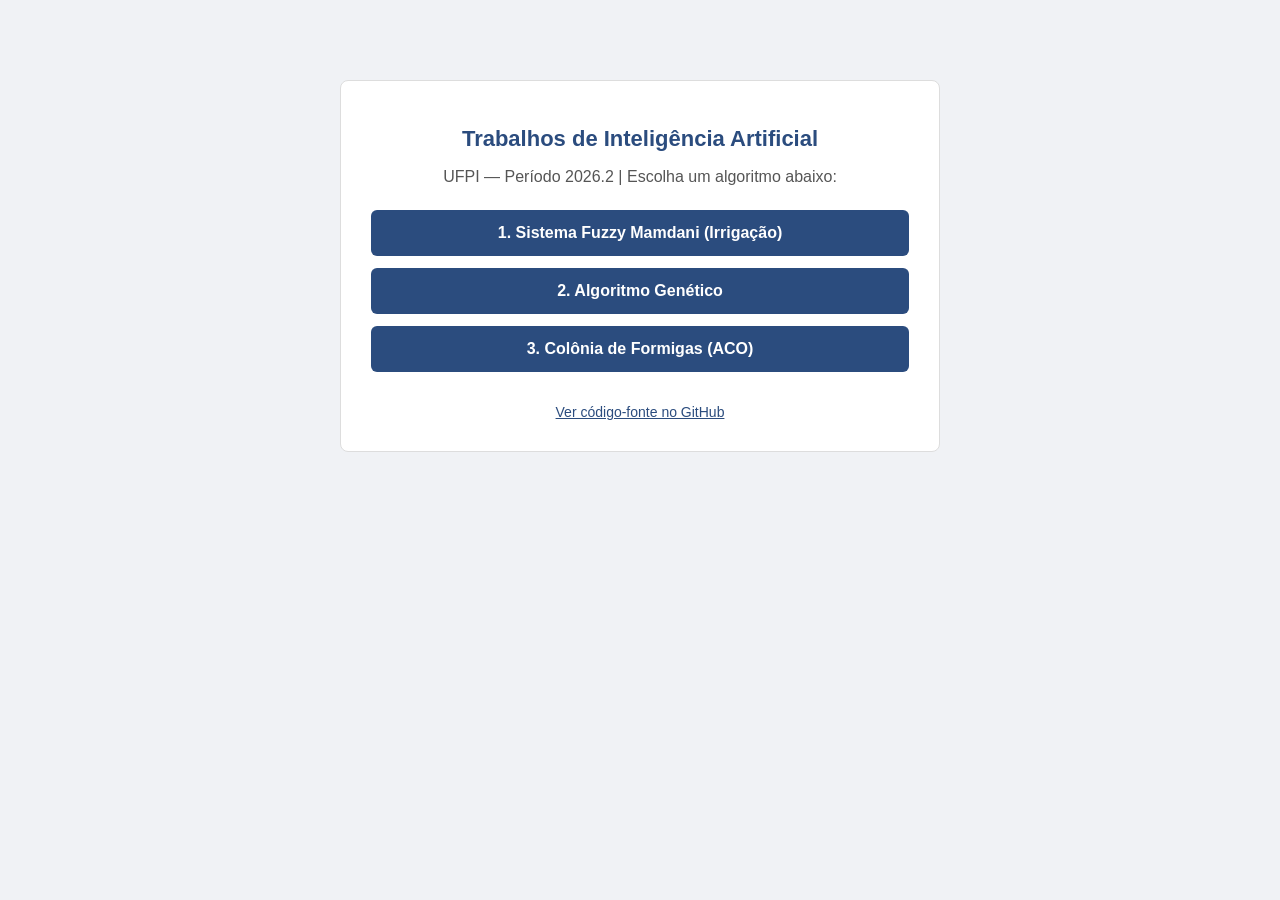
<file: index.html>
<!DOCTYPE html>
<html lang="pt-BR">
<head>
  <meta charset="UTF-8">
  <title>Trabalhos de Inteligência Artificial - UFPI</title>
  <style>
    body {
      font-family: Arial, sans-serif;
      background-color: #f0f2f5;
      color: #222;
      max-width: 600px;
      margin: 60px auto;
      padding: 20px;
      text-align: center;
    }
    .caixa {
      background: white;
      padding: 30px;
      border-radius: 8px;
      border: 1px solid #ddd;
    }
    h1 {
      color: #2b4c7e;
      font-size: 22px;
      margin-bottom: 8px;
    }
    p {
      color: #555;
      margin-bottom: 24px;
    }
    .botao {
      display: block;
      padding: 14px;
      margin: 12px 0;
      background-color: #2b4c7e;
      color: white;
      text-decoration: none;
      border-radius: 6px;
      font-weight: bold;
    }
    .botao:hover {
      background-color: #1e3557;
    }
    .link-repo {
      display: inline-block;
      margin-top: 20px;
      color: #2b4c7e;
      font-size: 14px;
    }
  </style>
</head>
<body>
  <div class="caixa">
    <h1>Trabalhos de Inteligência Artificial</h1>
    <p>UFPI — Período 2026.2 | Escolha um algoritmo abaixo:</p>

    <a class="botao" href="./fuzzy/">1. Sistema Fuzzy Mamdani (Irrigação)</a>
    <a class="botao" href="./algoritmo_geneticoo/">2. Algoritmo Genético</a>
    <a class="botao" href="./files/">3. Colônia de Formigas (ACO)</a>

    <a class="link-repo" href="https://github.com/E1000-00/implementacao-de-tecnicas-de-ia" target="_blank">
      Ver código-fonte no GitHub
    </a>
  </div>
</body>
</html>
</file>
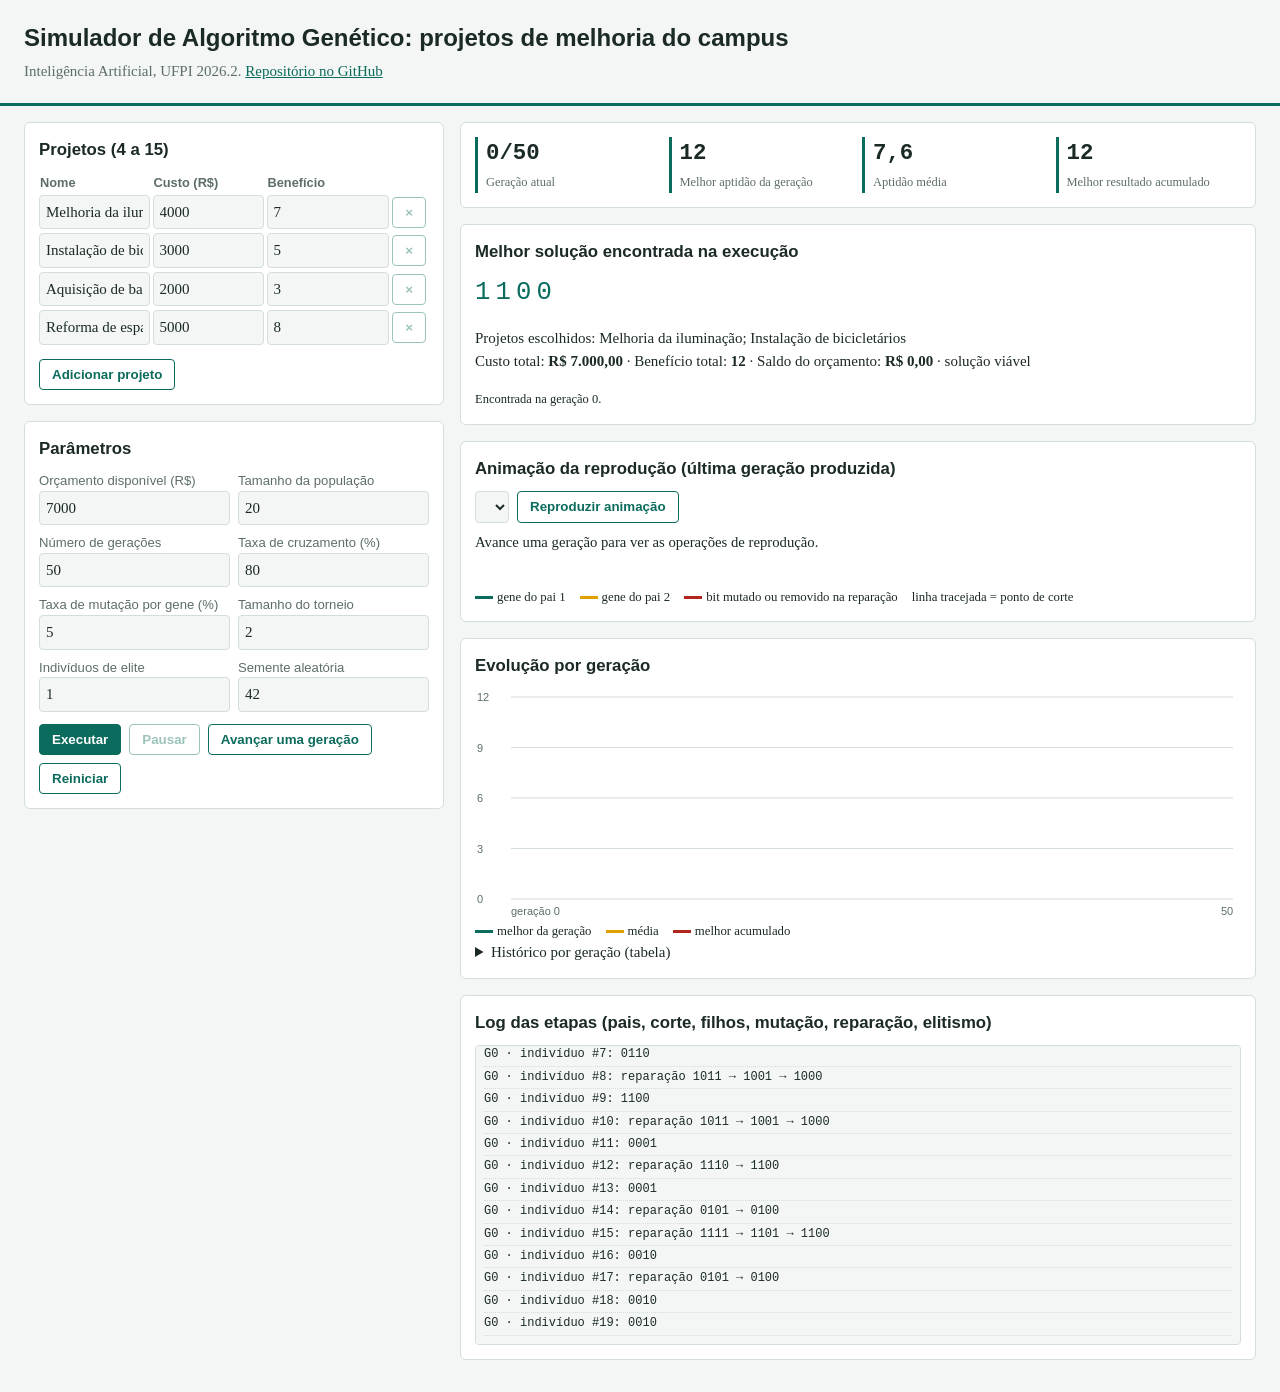
<file: algoritmo_geneticoo/index.html>
<!doctype html>
<html lang="pt-BR">
<head>
<meta charset="utf-8">
<meta name="viewport" content="width=device-width,initial-scale=1">
<title>Simulador de Algoritmo Genético – Projetos do Campus</title>
<style>
:root{--bg:#f3f6f4;--card:#fff;--ink:#1b2a27;--mut:#5d6e69;--line:#d3ddd9;--acc:#0b6b5c;--acc2:#e0a100;--bad:#b3261e}
@media(prefers-color-scheme:dark){:root{--bg:#10191a;--card:#172324;--ink:#e6efec;--mut:#9bb0aa;--line:#2b3d3d;--acc:#4fd1b8;--acc2:#f0c24b;--bad:#ff8a80}}
*{box-sizing:border-box}
body{margin:0;background:var(--bg);color:var(--ink);font:15px/1.5 Georgia,"Times New Roman",serif}
h1,h2,button,label,th,.mono{font-family:"Trebuchet MS",Verdana,sans-serif}
.mono,.chrom{font-family:Consolas,Menlo,monospace}
header{padding:20px 24px;border-bottom:3px solid var(--acc)}
h1{margin:0;font-size:1.5rem}header p{margin:4px 0 0;color:var(--mut)}a{color:var(--acc)}
main{display:grid;grid-template-columns:minmax(300px,420px) 1fr;gap:16px;padding:16px 24px;max-width:1300px;margin:auto}
@media(max-width:820px){main{grid-template-columns:1fr;padding:12px}}
section{background:var(--card);border:1px solid var(--line);border-radius:6px;padding:14px;margin-bottom:16px}
h2{font-size:1.05rem;margin:0 0 10px}
table{width:100%;border-collapse:collapse}th{text-align:left;font-size:.8rem;color:var(--mut)}td{padding:2px 3px 2px 0}
input{width:100%;padding:5px 6px;border:1px solid var(--line);border-radius:4px;background:var(--bg);color:var(--ink);font:inherit}
input:focus-visible,button:focus-visible{outline:2px solid var(--acc2);outline-offset:1px}
.grid{display:grid;grid-template-columns:1fr 1fr;gap:8px}label{font-size:.82rem;color:var(--mut);display:block}
button{padding:7px 12px;border:1px solid var(--acc);background:var(--acc);color:var(--card);border-radius:4px;cursor:pointer;font-weight:bold}
button.sec{background:transparent;color:var(--acc)}button:disabled{opacity:.4;cursor:not-allowed}
.btns{display:flex;flex-wrap:wrap;gap:8px;margin-top:12px}
#err{color:var(--bad);font-size:.85rem;margin-top:8px}#err div{margin:2px 0}
.stats{display:grid;grid-template-columns:repeat(4,1fr);gap:8px}
.stat{border-left:3px solid var(--acc);padding-left:8px}.stat b{font-size:1.4rem;display:block;font-family:Consolas,monospace}.stat span{font-size:.78rem;color:var(--mut)}
.chrom{font-size:1.6rem;letter-spacing:.2em;color:var(--acc)}
#log{height:300px;overflow:auto;font:12px/1.45 Consolas,Menlo,monospace;background:var(--bg);border:1px solid var(--line);padding:8px;border-radius:4px}
#log div{padding:2px 0;border-bottom:1px dotted var(--line)}
canvas{width:100%;height:230px;display:block}
.lg span{margin-right:14px;font-size:.8rem}.lg i{display:inline-block;width:18px;height:3px;vertical-align:middle;margin-right:4px}
.note{padding:8px;border:1px solid var(--acc2);border-radius:4px;margin-bottom:10px;font-size:.88rem}
select{width:auto;max-width:100%;padding:6px;border:1px solid var(--line);border-radius:4px;background:var(--bg);color:var(--ink);font:inherit}
.row{display:flex;align-items:center;gap:8px;margin:6px 0}.row>b{width:62px;font:12px sans-serif;color:var(--mut)}.row>span{display:flex;gap:4px}
.cell{width:32px;height:32px;display:inline-flex;align-items:center;justify-content:center;border:2px solid var(--line);border-radius:4px;font:bold 15px Consolas,monospace;position:relative;animation:pop .35s}
@keyframes pop{from{transform:scale(.6);opacity:.3}to{transform:none;opacity:1}}
@media(prefers-reduced-motion:reduce){.cell{animation:none}}
.cell.sel{border-color:var(--acc);box-shadow:0 0 0 2px var(--acc)}
.cell.a{background:color-mix(in srgb,var(--acc) 30%,transparent);border-color:var(--acc)}
.cell.b{background:color-mix(in srgb,var(--acc2) 40%,transparent);border-color:var(--acc2)}
.cell.mut{background:var(--bad);color:var(--card);border-color:var(--bad)}
.cell.rem{border-color:var(--bad);color:var(--bad);background:repeating-linear-gradient(45deg,transparent 0 4px,var(--bad) 4px 6px)}
.cell.cut{margin-right:12px}.cell.cut::after{content:"";position:absolute;right:-10px;top:-6px;bottom:-6px;border-right:3px dashed var(--bad)}
#cap{min-height:46px;margin:4px 0 8px;font-size:.92rem}
@media(max-width:520px){.stats{grid-template-columns:1fr 1fr}}
</style>
</head>
<body>
<header>
  <h1>Simulador de Algoritmo Genético: projetos de melhoria do campus</h1>
  <p>Inteligência Artificial, UFPI 2026.2. <a href="https://github.com/E1000-00/implementacao-de-tecnicas-de-ia">Repositório no GitHub</a></p>
</header>
<main>
<div>
  <section>
    <h2>Projetos (4 a 15)</h2>
    <table><thead><tr><th>Nome</th><th>Custo (R$)</th><th>Benefício</th><th></th></tr></thead><tbody id="proj"></tbody></table>
    <div class="btns"><button class="sec" id="add">Adicionar projeto</button></div>
  </section>
  <section>
    <h2>Parâmetros</h2>
    <div class="grid" id="fields"></div>
    <div id="err" role="alert"></div>
    <div class="btns">
      <button id="run">Executar</button><button id="pause" class="sec">Pausar</button>
      <button id="stepb" class="sec">Avançar uma geração</button><button id="reset" class="sec">Reiniciar</button>
    </div>
  </section>
</div>
<div>
  <section>
    <div id="msg"></div>
    <div class="stats">
      <div class="stat"><b id="sGen">–</b><span>Geração atual</span></div>
      <div class="stat"><b id="sBest">–</b><span>Melhor aptidão da geração</span></div>
      <div class="stat"><b id="sAvg">–</b><span>Aptidão média</span></div>
      <div class="stat"><b id="sAcc">–</b><span>Melhor resultado acumulado</span></div>
    </div>
  </section>
  <section>
    <h2>Melhor solução encontrada na execução</h2>
    <div class="chrom" id="bChrom">–</div>
    <div id="bInfo"></div>
  </section>
  <section>
    <h2>Animação da reprodução (última geração produzida)</h2>
    <div class="btns" style="margin:0 0 8px"><select id="evSel" aria-label="Evento da geração"></select><button class="sec" id="evPlay">Reproduzir animação</button></div>
    <div id="cap" role="status"></div><div id="anim"></div>
    <div class="lg"><span><i style="background:var(--acc)"></i>gene do pai 1</span><span><i style="background:var(--acc2)"></i>gene do pai 2</span><span><i style="background:var(--bad)"></i>bit mutado ou removido na reparação</span><span>linha tracejada = ponto de corte</span></div>
  </section>
  <section>
    <h2>Evolução por geração</h2>
    <canvas id="chart"></canvas>
    <div class="lg"><span><i style="background:var(--acc)"></i>melhor da geração</span><span><i style="background:var(--acc2)"></i>média</span><span><i style="background:var(--bad)"></i>melhor acumulado</span></div>
    <details><summary>Histórico por geração (tabela)</summary><div style="max-height:240px;overflow:auto"><table><thead><tr><th>Geração</th><th>Melhor da geração</th><th>Média</th><th>Melhor acumulado</th></tr></thead><tbody id="hist"></tbody></table></div></details>
  </section>
  <section>
    <h2>Log das etapas (pais, corte, filhos, mutação, reparação, elitismo)</h2>
    <div id="log" aria-live="off"></div>
  </section>
</div>
</main>
<script src="ga.js"></script>
<script>
const $ = s => document.querySelector(s);
const FIELDS = [['orc','Orçamento disponível (R$)','7000'],['pop','Tamanho da população','20'],['ger','Número de gerações','50'],
  ['pc','Taxa de cruzamento (%)','80'],['pm','Taxa de mutação por gene (%)','5'],['k','Tamanho do torneio','2'],
  ['el','Indivíduos de elite','1'],['seed','Semente aleatória','42']];
let projs = [['Melhoria da iluminação','4000','7'],['Instalação de bicicletários','3000','5'],
  ['Aquisição de bancos','2000','3'],['Reforma de espaço de convivência','5000','8']];
let s = null, timer = null, dirty = false, shown = 0, hShown = 0, last = null;
const brl = c => (c / 100).toLocaleString('pt-BR', { style: 'currency', currency: 'BRL' });
const num = v => String(Math.round(v * 100) / 100).replace('.', ',');
const esc = t => String(t).replace(/[&<>"']/g, c => ({ '&': '&amp;', '<': '&lt;', '>': '&gt;', '"': '&quot;', "'": '&#39;' }[c]));

$('#fields').innerHTML = FIELDS.map(([id, l, v]) => `<div><label for="${id}">${l}</label><input id="${id}" value="${v}" inputmode="decimal"></div>`).join('');

function renderProjs() {
  $('#proj').innerHTML = projs.map((p, i) => `<tr>
    <td><input aria-label="Nome do projeto ${i+1}" data-i="${i}" data-f="0" value="${esc(p[0])}"></td>
    <td><input aria-label="Custo do projeto ${i+1}" data-i="${i}" data-f="1" value="${esc(p[1])}" inputmode="decimal"></td>
    <td><input aria-label="Benefício do projeto ${i+1}" data-i="${i}" data-f="2" value="${esc(p[2])}" inputmode="decimal"></td>
    <td><button class="sec" data-del="${i}" ${projs.length <= 4 ? 'disabled' : ''} aria-label="Remover projeto ${i+1}">×</button></td></tr>`).join('');
  $('#add').disabled = projs.length >= 15;
}
$('#proj').addEventListener('input', e => { const t = e.target; projs[t.dataset.i][t.dataset.f] = t.value; changed(); });
$('#proj').addEventListener('click', e => { const d = e.target.dataset.del; if (d !== undefined && projs.length > 4) { projs.splice(+d, 1); renderProjs(); changed(); } });
$('#add').onclick = () => { if (projs.length < 15) { projs.push(['Novo projeto', '1000', '1']); renderProjs(); changed(); } };
$('#fields').addEventListener('input', changed);

function read() {
  const e = [], v = id => $('#' + id).value.trim().replace(',', '.');
  const dec = /^\d+(\.\d+)?$/, money = /^\d+(\.\d{1,2})?$/, int = /^\d+$/;
  const P = [];
  projs.forEach((p, i) => {
    const n = p[0].trim(), c = String(p[1]).trim().replace(',', '.'), b = String(p[2]).trim().replace(',', '.');
    if (!n) e.push(`Projeto ${i+1}: informe o nome.`);
    if (!money.test(c) || +c <= 0) e.push(`Projeto ${i+1}: custo deve ser positivo, com até 2 casas decimais.`);
    if (!dec.test(b)) e.push(`Projeto ${i+1}: benefício deve ser um número maior ou igual a 0.`);
    P.push(GA.proj(n, +c, +b));
  });
  if (projs.length < 4 || projs.length > 15) e.push('A lista deve ter entre 4 e 15 projetos.');
  if (!money.test(v('orc'))) e.push('Orçamento: valor não negativo com até 2 casas decimais.');
  const pop = int.test(v('pop')) ? +v('pop') : NaN, ger = int.test(v('ger')) ? +v('ger') : NaN;
  if (!(pop >= 2)) e.push('Tamanho da população: inteiro maior ou igual a 2.');
  if (!(ger >= 1)) e.push('Número de gerações: inteiro maior ou igual a 1.');
  const pc = dec.test(v('pc')) ? +v('pc') : NaN, pm = dec.test(v('pm')) ? +v('pm') : NaN;
  if (!(pc >= 0 && pc <= 100)) e.push('Taxa de cruzamento: entre 0 e 100.');
  if (!(pm >= 0 && pm <= 100)) e.push('Taxa de mutação: entre 0 e 100.');
  const k = int.test(v('k')) ? +v('k') : NaN, el = int.test(v('el')) ? +v('el') : NaN;
  if (pop >= 2 && !(k >= 2 && k <= pop)) e.push('Torneio: inteiro entre 2 e o tamanho da população.');
  if (pop >= 2 && !(el >= 0 && el <= pop - 1)) e.push('Elite: inteiro entre 0 e o tamanho da população menos 1.');
  if (!/^-?\d+$/.test(v('seed'))) e.push('Semente: informe um número inteiro.');
  return { e, P, B: Math.round(+v('orc') * 100), cfg: { pop, gens: ger, pc: pc / 100, pm: pm / 100, k, elite: el, seed: +v('seed') } };
}

function changed() { stop(); dirty = true; update(); }
function update() {
  const r = read();
  $('#err').innerHTML = r.e.map(x => `<div>${x}</div>`).join('');
  const ok = !r.e.length, ready = ok && !dirty && s && !s.done, running = !!timer;
  $('#reset').disabled = !ok;
  $('#run').disabled = !ready || running;
  $('#pause').disabled = !running;
  $('#stepb').disabled = !ready;
  $('#msg').innerHTML = dirty ? '<div class="note">Dados ou parâmetros alterados: clique em Reiniciar para aplicar.</div>'
    : (s && s.done ? '<div class="note">Execução encerrada: limite de gerações atingido.</div>' : '');
}

function describe(c, P, B) {
  const ev = GA.evaluate(c, P, B), nomes = P.filter((_, i) => c[i]).map(p => p.nome);
  return `<p>Projetos escolhidos: ${nomes.length ? nomes.map(esc).join('; ') : 'nenhum'}<br>
    Custo total: <b>${brl(ev.custo)}</b> · Benefício total: <b>${num(ev.beneficio)}</b> · Saldo do orçamento: <b>${brl(ev.saldo)}</b> · ${ev.viavel ? 'solução viável' : 'INVIÁVEL'}</p>`;
}

function render(anim) {
  if (!s) return;
  const h = s.hist[s.hist.length - 1];
  $('#sGen').textContent = `${s.gen}/${s.cfg.gens}`; $('#sBest').textContent = num(h.melhor);
  $('#sAvg').textContent = num(h.media); $('#sAcc').textContent = num(h.acum);
  $('#bChrom').textContent = GA.fmt(s.best.c);
  $('#bInfo').innerHTML = describe(s.best.c, s.P, s.B) + `<small>Encontrada na geração ${s.best.gen}.</small>`;
  const hb = $('#hist');
  for (; hShown < s.hist.length; hShown++) { const q = s.hist[hShown]; hb.insertAdjacentHTML('beforeend', `<tr><td>${q.gen}</td><td>${num(q.melhor)}</td><td>${num(q.media)}</td><td>${num(q.acum)}</td></tr>`); }
  const log = $('#log');
  for (; shown < s.log.length; shown++) { const d = document.createElement('div'); d.textContent = s.log[shown]; log.appendChild(d); }
  while (log.children.length > 5000) log.removeChild(log.firstChild);
  log.scrollTop = log.scrollHeight;
  drawChart(); animPanel(anim); update();
}

function drawChart() {
  const cv = $('#chart'), dpr = window.devicePixelRatio || 1, W = cv.clientWidth, H = cv.clientHeight;
  cv.width = W * dpr; cv.height = H * dpr;
  const x = cv.getContext('2d'); x.scale(dpr, dpr);
  const cs = getComputedStyle(document.body), col = n => cs.getPropertyValue(n).trim();
  const hist = s.hist, maxY = Math.max(1, ...hist.map(h => h.acum)), L = 36, T = 8, w = W - L - 8, hh = H - T - 20;
  const X = g => L + (s.cfg.gens ? g / s.cfg.gens : 0) * w, Y = v => T + hh - (v / maxY) * hh;
  x.strokeStyle = col('--line'); x.fillStyle = col('--mut'); x.font = '11px sans-serif';
  for (let i = 0; i <= 4; i++) { const v = maxY * i / 4; x.beginPath(); x.moveTo(L, Y(v)); x.lineTo(L + w, Y(v)); x.stroke(); x.fillText(num(v), 2, Y(v) + 4); }
  x.fillText('geração 0', L, H - 4); x.fillText(String(s.cfg.gens), L + w - 12, H - 4);
  [['melhor', '--acc'], ['media', '--acc2'], ['acum', '--bad']].forEach(([k, c]) => {
    x.strokeStyle = col(c); x.lineWidth = 2; x.beginPath();
    hist.forEach((p, i) => (i ? x.lineTo(X(p.gen), Y(p[k])) : x.moveTo(X(p.gen), Y(p[k])))); x.stroke();
  });
}

function stop() { clearInterval(timer); timer = null; }
function tick(a) { GA.step(s); render(a); if (s.done) stop(); update(); }
$('#run').onclick = () => { if (s && !s.done && !timer) { timer = setInterval(tick, 150); update(); } };
$('#pause').onclick = () => { stop(); update(); };
$('#stepb').onclick = () => { if (s && !s.done) { stop(); tick(true); } };
$('#reset').onclick = () => {
  const r = read(); if (r.e.length) return;
  stop(); dirty = false; shown = 0; hShown = 0; $('#log').innerHTML = ''; $('#hist').innerHTML = '';
  s = GA.create(r.P, r.B, r.cfg); optGen = -1; render();
};
window.addEventListener('resize', () => s && drawChart());

// ---------- Animação: reproduz eventos reais registrados por GA.step ----------
let frames = [], fi = 0, atimer = null, optGen = -1;
const mk = (arr, f) => arr.map((v, i) => ({ v, cls: f ? f(i) : '' }));
const bits = st => [...st].map(Number);
function buildFrames(ev, P) {
  if (ev.type === 'elite') return [{ cap: `Elitismo: ${GA.fmt(ev.c)} (aptidão ${num(ev.fit)}) é copiado sem modificações para a próxima geração.`, rows: [['Elite', mk(ev.c, () => 'sel')]] }];
  const { p1, p2, cut, pos1, pos2, s1, s2 } = ev, F = [];
  const cc = i => (cut && i === cut - 1 ? ' cut' : '');
  const seg = (i, w) => (cut ? ((i < cut) === (w === 1) ? 'a' : 'b') : (w === 1 ? 'a' : 'b'));
  F.push({ cap: `Pais escolhidos por torneio: #${ev.a} (${GA.fmt(p1)}) e #${ev.b} (${GA.fmt(p2)}).`, rows: [['Pai 1', mk(p1, () => 'sel')], ['Pai 2', mk(p2, () => 'sel')]] });
  F.push({ cap: cut ? `Cruzamento de um ponto: corte após o gene ${cut}.` : 'Sem cruzamento (sorteio acima da taxa): os filhos copiam os pais.', rows: [['Pai 1', mk(p1, i => 'sel' + cc(i))], ['Pai 2', mk(p2, i => 'sel' + cc(i))]] });
  F.push({ cap: cut ? `Segmentos trocados: filho 1 = ${GA.fmt(ev.x1)}; filho 2 = ${GA.fmt(ev.x2)}. A cor indica o pai de origem.` : `Sem troca de segmentos: filho 1 = ${GA.fmt(ev.x1)} e filho 2 = ${GA.fmt(ev.x2)} (cópias dos pais).`,
    rows: [['Pai 1', mk(p1, cc)], ['Pai 2', mk(p2, cc)], ['Filho 1', mk(ev.x1, i => seg(i, 1) + cc(i))], ['Filho 2', mk(ev.x2, i => seg(i, 2) + cc(i))]] });
  const mc = pos => i => (pos.includes(i + 1) ? 'mut' : '');
  const mt = [pos1.length ? `filho 1, gene(s) ${pos1.join(', ')}` : '', pos2.length ? `filho 2, gene(s) ${pos2.join(', ')}` : ''].filter(Boolean).join('; ');
  F.push({ cap: mt ? `Mutação (bits invertidos em vermelho): ${mt}.` : 'Nenhum bit sofreu mutação.', rows: [['Filho 1', mk(ev.mu1, mc(pos1))], ['Filho 2', mk(ev.mu2, mc(pos2))]] });
  const L = Math.max(s1.length, s2.length);
  const rem = (st, j) => { const a = st[j - 1], b = st[j]; return [...a].findIndex((x, i) => x !== b[i]); };
  for (let j = 1; j < L; j++) {
    const parts = [], rows = [];
    [s1, s2].forEach((st, w) => {
      const idx = Math.min(j, st.length - 1), k = j < st.length ? rem(st, j) : -1;
      if (k >= 0) parts.push(`filho ${w + 1}: remove ${s.P[k].nome} (${st[j - 1]} → ${st[j]})`);
      rows.push([`Filho ${w + 1}`, mk(bits(st[idx]), i => (i === k ? 'rem' : ''))]);
    });
    F.push({ cap: `Reparação (custo acima do orçamento, remove menor benefício/custo): ${parts.join('; ')}.`, rows });
  }
  F.push({ cap: `${L > 1 ? '' : 'Filhos já viáveis, sem reparação. '}Descendentes finais: ${s1[s1.length - 1]} e ${s2[s2.length - 1]}.${ev.drop ? ' O filho 2 é descartado: restava uma única vaga.' : ''}`,
    rows: [['Filho 1', mk(bits(s1[s1.length - 1]))], ['Filho 2', mk(bits(s2[s2.length - 1]))]] });
  return F;
}
function draw(f) {
  $('#cap').textContent = f.cap;
  $('#anim').innerHTML = f.rows.map(([l, c]) => `<div class="row"><b>${l}</b><span>${c.map((x, i) =>
    `<span class="cell ${x.cls}" title="${esc(s.P[i] ? s.P[i].nome : '')}">${x.v}</span>`).join('')}</span></div>`).join('');
}
function showEvent(i, animate) {
  clearInterval(atimer);
  const ev = s.events[i];
  if (!ev) { $('#cap').textContent = 'Avance uma geração para ver as operações de reprodução.'; $('#anim').innerHTML = ''; return; }
  frames = buildFrames(ev, s.P);
  const play = animate && !matchMedia('(prefers-reduced-motion:reduce)').matches;
  fi = play ? 0 : frames.length - 1; draw(frames[fi]);
  if (play) atimer = setInterval(() => { fi++; draw(frames[fi]); if (fi >= frames.length - 1) clearInterval(atimer); }, 1400);
}
function animPanel(animate) {
  if (optGen !== s.gen) {
    optGen = s.gen;
    $('#evSel').innerHTML = s.events.map((e, i) => `<option value="${i}">${e.type === 'elite' ? 'Elitismo: ' + GA.fmt(e.c) : `Reprodução: pais #${e.a} e #${e.b}`}</option>`).join('');
    const first = Math.max(0, s.events.findIndex(e => e.type === 'pair'));
    $('#evSel').value = String(first);
    showEvent(first, animate);
  }
}
$('#evSel').onchange = () => showEvent(+$('#evSel').value, true);
$('#evPlay').onclick = () => showEvent(+$('#evSel').value, true);
renderProjs(); $('#reset').click();
</script>
</body>
</html>
</file>
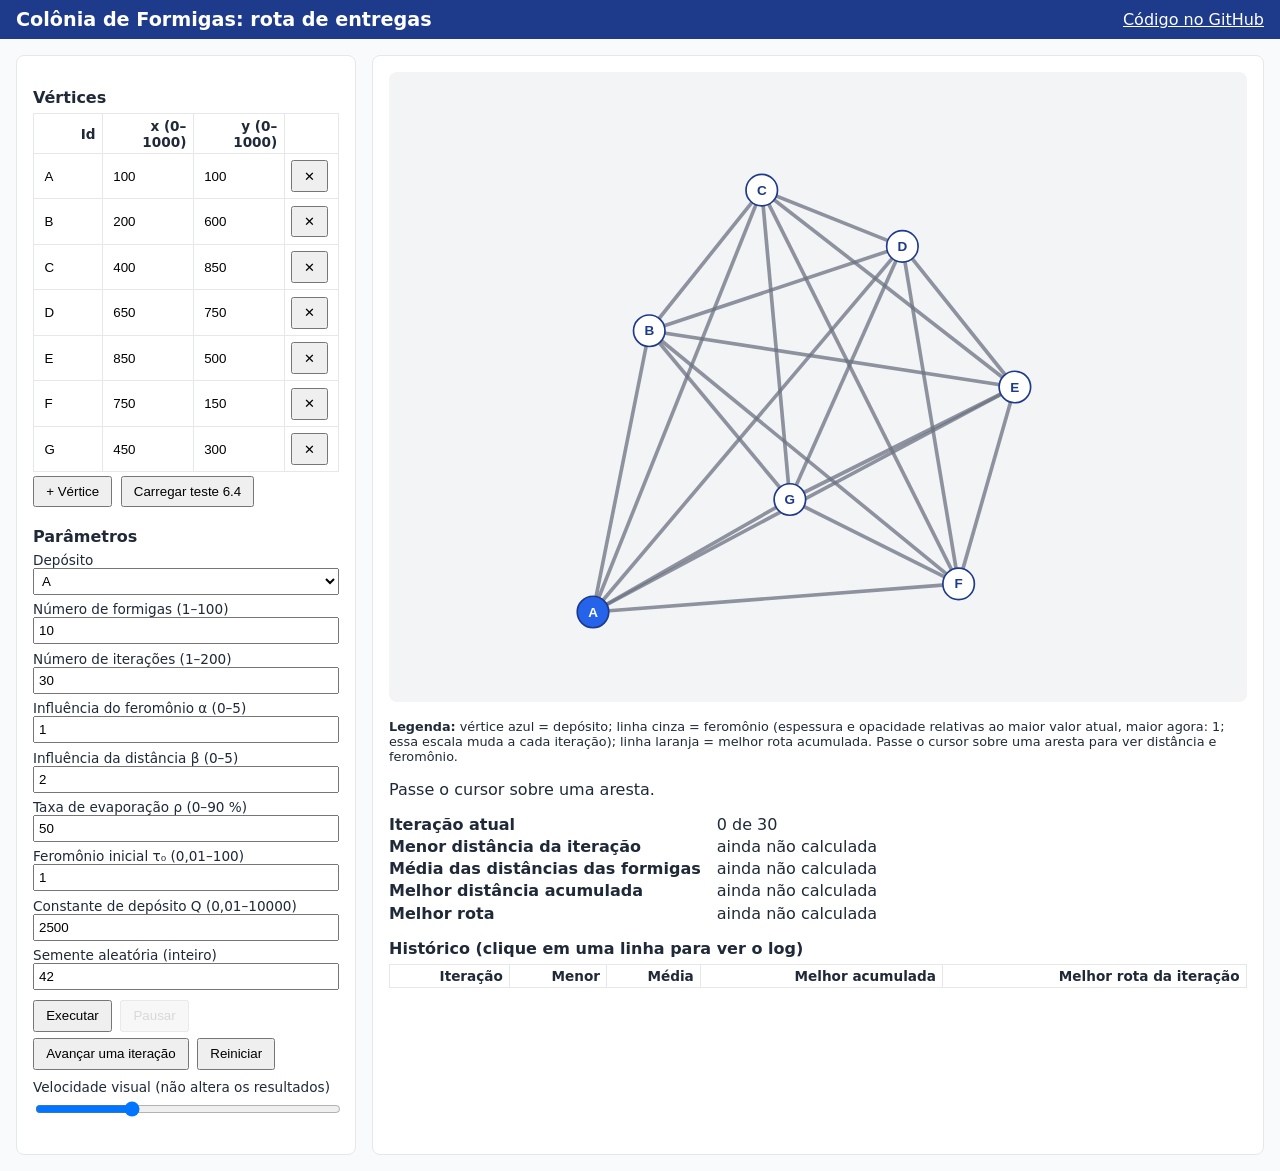
<file: files/index.html>
<!DOCTYPE html>
<html lang="pt-BR">
<head>
  <meta charset="UTF-8">
  <meta name="viewport" content="width=device-width, initial-scale=1">
  <title>Colônia de Formigas — Rota de Entregas</title>
  <link rel="stylesheet" href="style.css">
</head>
<body>
  <header>
    <h1>Colônia de Formigas: rota de entregas</h1>
    <a href="https://github.com/E1000-00/implementacao-de-tecnicas-de-ia" target="_blank" rel="noopener">Código no GitHub</a>
  </header>

  <main>
    <!-- Coluna da esquerda: dados, parâmetros e controles -->
    <section class="painel">
      <div id="dados">
        <h2>Vértices</h2>
        <table id="tabela-vertices">
          <thead><tr><th>Id</th><th>x (0–1000)</th><th>y (0–1000)</th><th></th></tr></thead>
          <tbody></tbody>
        </table>
        <button id="btn-adicionar" type="button">+ Vértice</button>
        <button id="btn-referencia" type="button">Carregar teste 6.4</button>

        <h2>Parâmetros</h2>
        <label>Depósito <select id="deposito"></select></label>
        <div id="campos"></div>
      </div>

      <div id="controles">
        <button id="btn-executar" type="button">Executar</button>
        <button id="btn-pausar" type="button">Pausar</button>
        <button id="btn-avancar" type="button">Avançar uma iteração</button>
        <button id="btn-reiniciar" type="button">Reiniciar</button>
        <label>Velocidade visual (não altera os resultados)
          <input id="velocidade" type="range" min="0" max="1000" step="50" value="300">
        </label>
      </div>
      <ul id="mensagens" role="alert"></ul>
    </section>

    <!-- Coluna da direita: grafo, métricas, histórico e logs -->
    <section class="painel">
      <svg id="grafo" viewBox="-60 -60 1120 1120" role="img" aria-label="Grafo das entregas"></svg>
      <p class="legenda"><b>Legenda:</b> vértice azul = depósito; linha cinza = feromônio (espessura e opacidade
        relativas ao maior valor atual, <span id="escala"></span>; essa escala muda a cada iteração);
        linha laranja = melhor rota acumulada. Passe o cursor sobre uma aresta para ver distância e feromônio.</p>
      <p id="info-aresta"></p>

      <dl id="metricas">
        <dt>Iteração atual</dt><dd id="m-iteracao"></dd>
        <dt>Menor distância da iteração</dt><dd id="m-menor"></dd>
        <dt>Média das distâncias das formigas</dt><dd id="m-media"></dd>
        <dt>Melhor distância acumulada</dt><dd id="m-melhor"></dd>
        <dt>Melhor rota</dt><dd id="m-rota"></dd>
      </dl>

      <h2>Histórico (clique em uma linha para ver o log)</h2>
      <div class="rolagem">
        <table id="tabela-historico">
          <thead><tr><th>Iteração</th><th>Menor</th><th>Média</th><th>Melhor acumulada</th><th>Melhor rota da iteração</th></tr></thead>
          <tbody></tbody>
        </table>
      </div>
      <div id="detalhes"></div>
    </section>
  </main>

  <script src="aco.js"></script>
  <script src="validacao.js"></script>
  <script src="app.js"></script>
</body>
</html>
</file>
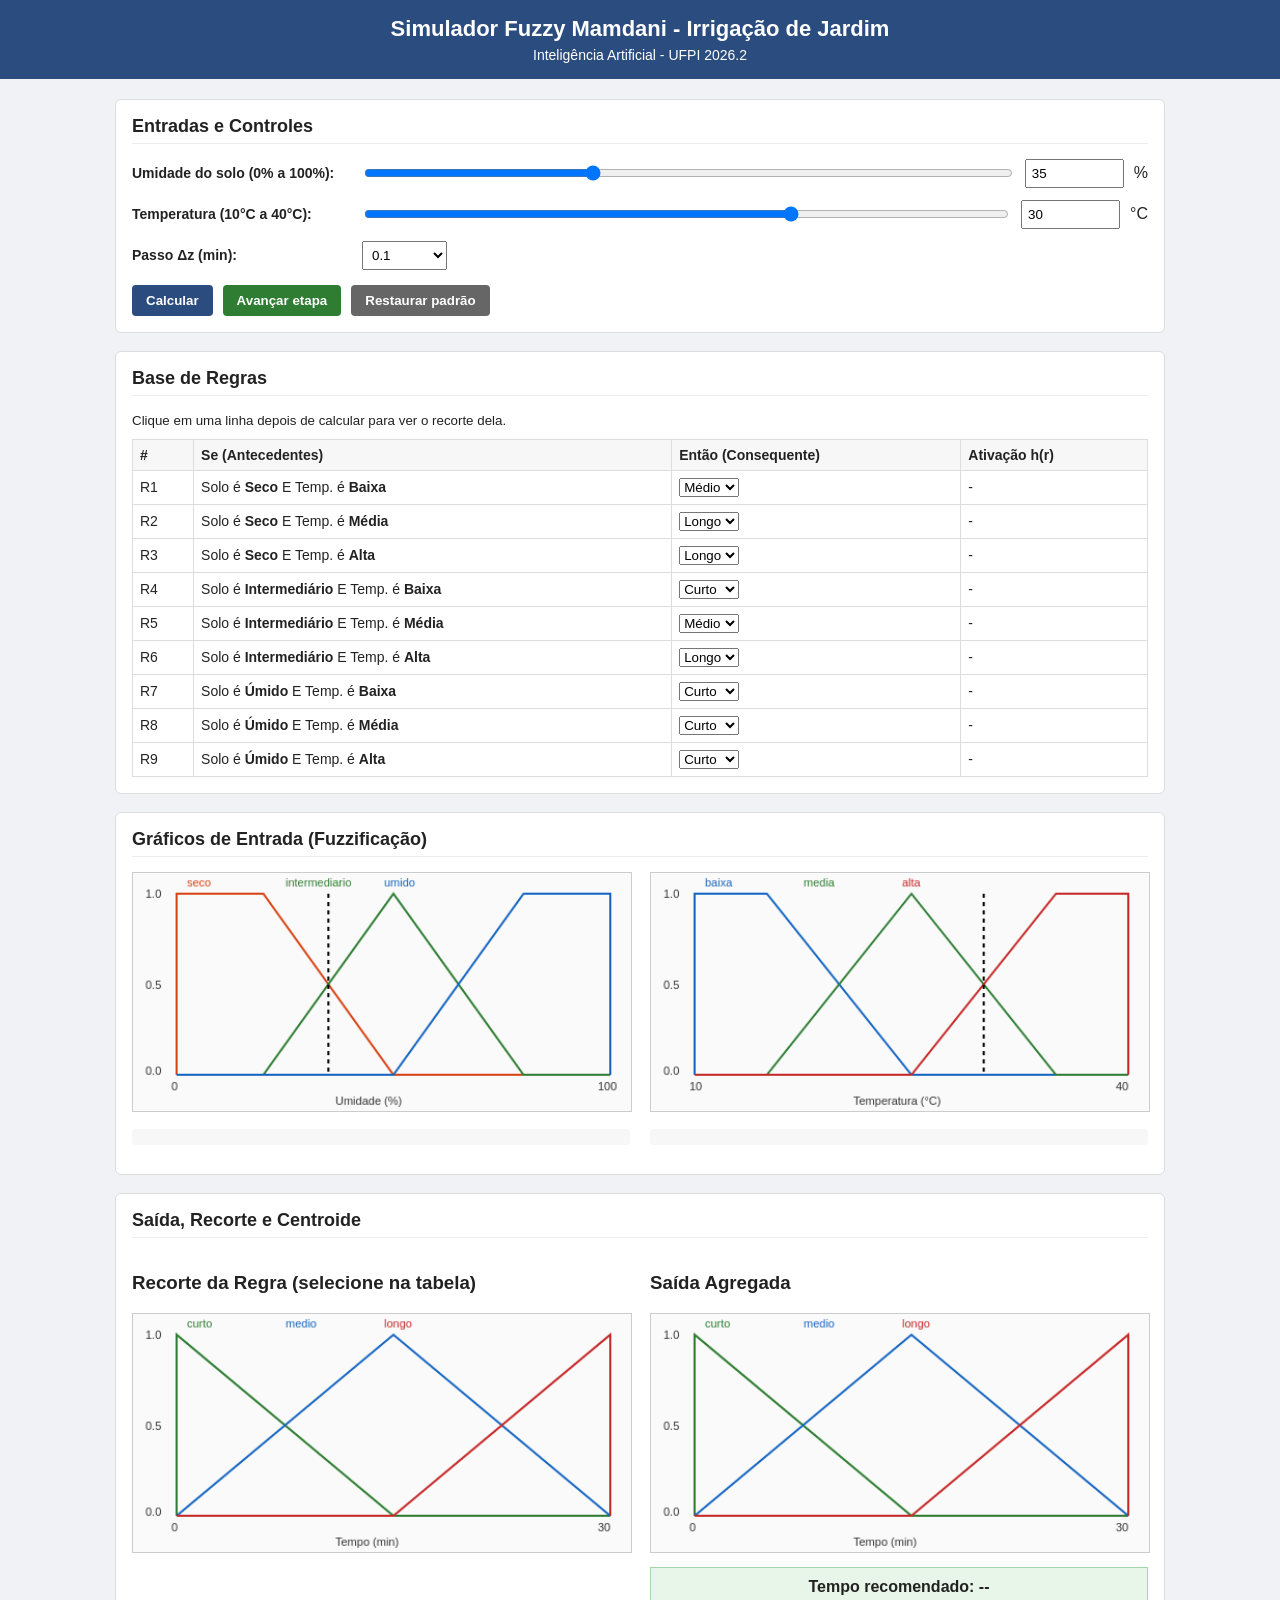
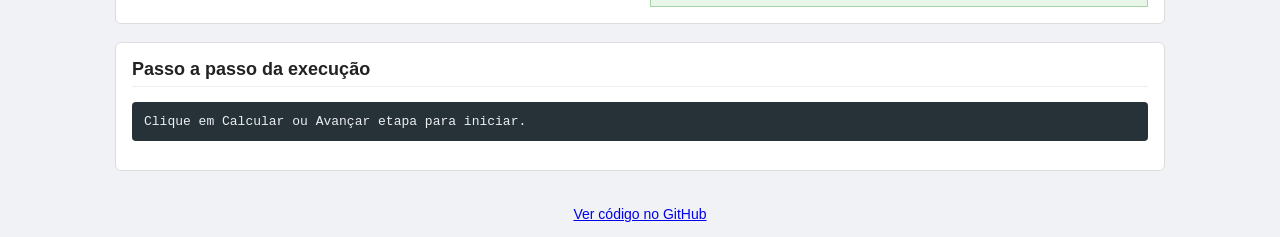
<file: fuzzy/index.html>
<!DOCTYPE html>
<html lang="pt-BR">
<head>
  <meta charset="UTF-8">
  <title>Simulador Fuzzy - Irrigação</title>
  <link rel="stylesheet" href="style.css">
</head>
<body>
  <div class="topo">
    <h1>Simulador Fuzzy Mamdani - Irrigação de Jardim</h1>
    <p>Inteligência Artificial - UFPI 2026.2</p>
  </div>

  <div class="pagina">
    <div class="bloco">
      <h2>Entradas e Controles</h2>
      
      <div class="campo">
        <label>Umidade do solo (0% a 100%):</label>
        <input type="range" id="rangeU" min="0" max="100" step="0.1" value="35">
        <input type="number" id="inputU" min="0" max="100" step="any" value="35"> %
      </div>

      <div class="campo">
        <label>Temperatura (10°C a 40°C):</label>
        <input type="range" id="rangeT" min="10" max="40" step="0.1" value="30">
        <input type="number" id="inputT" min="10" max="40" step="any" value="30"> °C
      </div>

      <div class="campo">
        <label>Passo Δz (min):</label>
        <select id="selectDz">
          <option value="0.1" selected>0.1</option>
          <option value="0.05">0.05</option>
          <option value="0.01">0.01</option>
        </select>
      </div>

      <p id="msgErro" class="erro"></p>
      <p id="msgAviso" class="aviso"></p>

      <div class="acoes">
        <button id="btnCalcular">Calcular</button>
        <button id="btnEtapa">Avançar etapa</button>
        <button id="btnRestaurar">Restaurar padrão</button>
      </div>
    </div>

    <div class="bloco">
      <h2>Base de Regras</h2>
      <small>Clique em uma linha depois de calcular para ver o recorte dela.</small>
      <table>
        <thead>
          <tr>
            <th>#</th>
            <th>Se (Antecedentes)</th>
            <th>Então (Consequente)</th>
            <th>Ativação h(r)</th>
          </tr>
        </thead>
        <tbody id="tabelaRegras"></tbody>
      </table>
    </div>

    <div class="bloco">
      <h2>Gráficos de Entrada (Fuzzificação)</h2>
      <div class="dupla">
        <div>
          <canvas id="canvasU" width="480" height="230"></canvas>
          <p id="textoU" class="info-num"></p>
        </div>
        <div>
          <canvas id="canvasT" width="480" height="230"></canvas>
          <p id="textoT" class="info-num"></p>
        </div>
      </div>
    </div>

    <div class="bloco">
      <h2>Saída, Recorte e Centroide</h2>
      <div class="dupla">
        <div>
          <h3 id="tituloRegra">Recorte da Regra (selecione na tabela)</h3>
          <canvas id="canvasRegra" width="480" height="230"></canvas>
        </div>
        <div>
          <h3>Saída Agregada</h3>
          <canvas id="canvasSaida" width="480" height="230"></canvas>
          <div id="boxResultado" class="resultado">Tempo recomendado: --</div>
        </div>
      </div>
    </div>

    <div class="bloco">
      <h2>Passo a passo da execução</h2>
      <pre id="areaLog">Clique em Calcular ou Avançar etapa para iniciar.</pre>
    </div>
  </div>

  <div class="rodape">
    <a href="https://github.com/E1000-00/implementacao-de-tecnicas-de-ia" target="_blank">Ver código no GitHub</a>
  </div>

  <script src="script.js"></script>
</body>
</html>
</file>
<file: files/style.css>
body { font-family: system-ui, sans-serif; margin: 0; color: #1f2937; background: #f9fafb; }
header { display: flex; justify-content: space-between; align-items: center; padding: 0.5rem 1rem; background: #1e3a8a; color: #fff; }
header h1 { font-size: 1.2rem; margin: 0; }
header a { color: #fff; }
main { display: grid; grid-template-columns: minmax(280px, 340px) 1fr; gap: 1rem; padding: 1rem; }
@media (max-width: 800px) { main { grid-template-columns: 1fr; } }
.painel { background: #fff; border: 1px solid #e5e7eb; border-radius: 8px; padding: 1rem; }
h2 { font-size: 1rem; margin: 1rem 0 0.4rem; }
label { display: block; margin: 0.4rem 0; font-size: 0.85rem; }
input, select { width: 100%; box-sizing: border-box; padding: 0.25rem; }
button { margin: 0.2rem 0.2rem 0.2rem 0; padding: 0.4rem 0.7rem; cursor: pointer; }
button:disabled { opacity: 0.45; cursor: not-allowed; }
table { border-collapse: collapse; width: 100%; font-size: 0.85rem; }
th, td { border: 1px solid #e5e7eb; padding: 0.2rem 0.4rem; text-align: right; }
td input { border: 0; }
#mensagens { color: #b91c1c; font-size: 0.85rem; padding-left: 1.2rem; }
#grafo { width: 100%; max-height: 70vh; background: #f3f4f6; border-radius: 8px; }
#grafo text { font: bold 24px sans-serif; text-anchor: middle; dominant-baseline: central; pointer-events: none; }
.legenda { font-size: 0.8rem; }
#metricas { display: grid; grid-template-columns: max-content 1fr; gap: 0.2rem 1rem; }
#metricas dt { font-weight: bold; } #metricas dd { margin: 0; }
.rolagem { max-height: 220px; overflow: auto; }
#tabela-historico tbody tr { cursor: pointer; }
#tabela-historico tbody tr:hover { background: #eff6ff; }
</file>
<file: fuzzy/style.css>
body {
  font-family: Arial, Helvetica, sans-serif;
  background: #f0f2f5;
  color: #222;
  margin: 0;
  padding: 0;
}

.topo {
  background: #2b4c7e;
  color: #fff;
  padding: 16px;
  text-align: center;
}

.topo h1 {
  margin: 0 0 5px 0;
  font-size: 22px;
}

.topo p {
  margin: 0;
  font-size: 14px;
}

.pagina {
  max-width: 1050px;
  margin: 20px auto;
  padding: 0 15px;
}

.bloco {
  background: #fff;
  border: 1px solid #ddd;
  border-radius: 6px;
  padding: 16px;
  margin-bottom: 18px;
}

.bloco h2 {
  margin-top: 0;
  font-size: 18px;
  border-bottom: 1px solid #eee;
  padding-bottom: 6px;
}

.campo {
  margin-bottom: 12px;
  display: flex;
  align-items: center;
  gap: 10px;
}

.campo label {
  width: 220px;
  font-weight: bold;
  font-size: 14px;
}

.campo input[type="range"] {
  flex: 1;
}

.campo input[type="number"], .campo select {
  width: 85px;
  padding: 5px;
}

.acoes {
  margin-top: 15px;
  display: flex;
  gap: 10px;
}

button {
  padding: 8px 14px;
  border: none;
  border-radius: 4px;
  cursor: pointer;
  font-weight: bold;
}

#btnCalcular { background: #2b4c7e; color: white; }
#btnEtapa { background: #2e7d32; color: white; }
#btnRestaurar { background: #666; color: white; }

.erro {
  color: #c62828;
  font-weight: bold;
  font-size: 14px;
  margin: 8px 0;
}

.aviso {
  color: #ef6c00;
  font-size: 13px;
  margin: 8px 0;
}

table {
  width: 100%;
  border-collapse: collapse;
  margin-top: 10px;
  font-size: 14px;
}

th, td {
  border: 1px solid #ddd;
  padding: 7px;
  text-align: left;
}

th {
  background: #f7f7f7;
}

tbody tr:hover {
  background: #f5f8ff;
  cursor: pointer;
}

tr.ativa {
  background: #e3f2fd;
  font-weight: bold;
}

tr.selecionada {
  outline: 2px solid #2b4c7e;
}

.dupla {
  display: flex;
  flex-wrap: wrap;
  gap: 20px;
}

.dupla > div {
  flex: 1;
  min-width: 300px;
}

canvas {
  border: 1px solid #ccc;
  background: #fafafa;
  width: 100%;
  height: auto;
}

.info-num {
  font-size: 13px;
  background: #f7f7f7;
  padding: 8px;
  border-radius: 4px;
}

.resultado {
  margin-top: 10px;
  padding: 10px;
  background: #e8f5e9;
  border: 1px solid #a5d6a7;
  font-size: 16px;
  font-weight: bold;
  text-align: center;
}

pre {
  background: #263238;
  color: #eceff1;
  padding: 12px;
  border-radius: 4px;
  font-size: 13px;
  white-space: pre-wrap;
  max-height: 250px;
  overflow-y: auto;
}

.rodape {
  text-align: center;
  padding: 15px;
  font-size: 14px;
}
</file>
